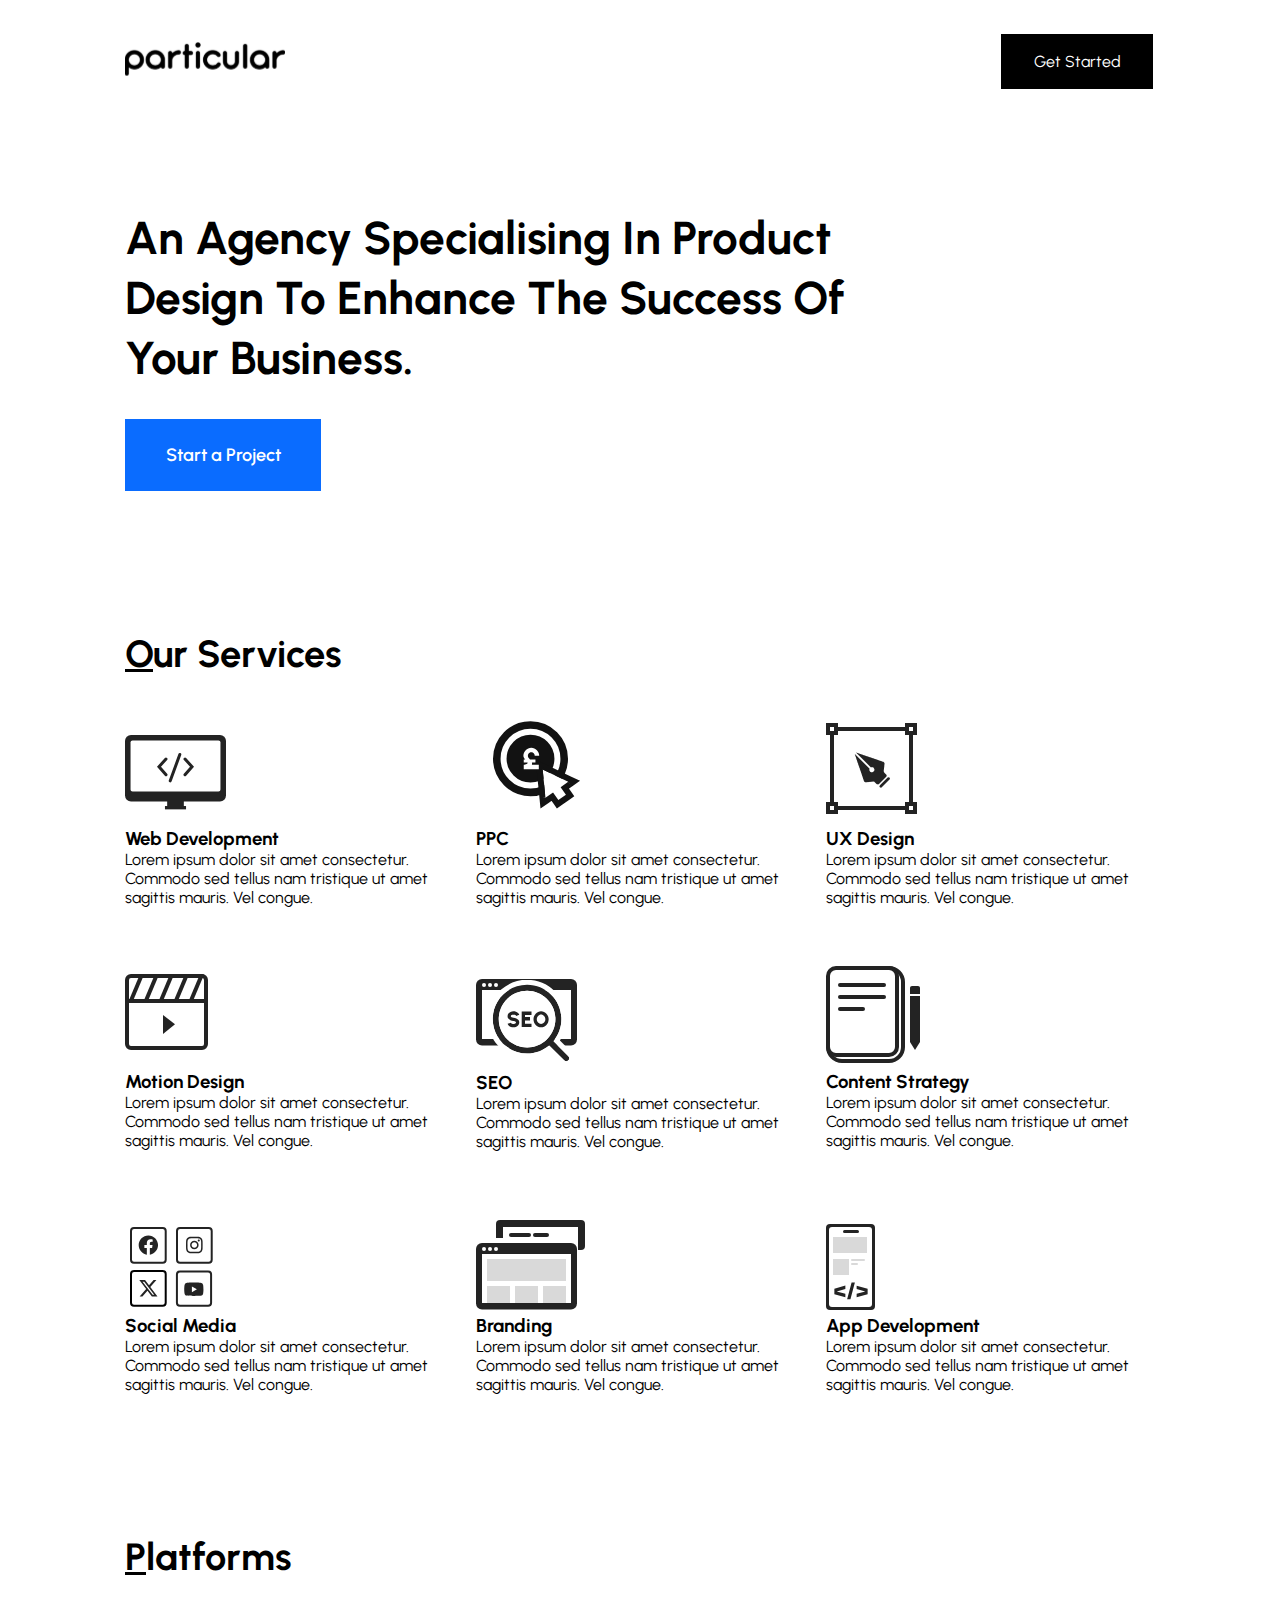
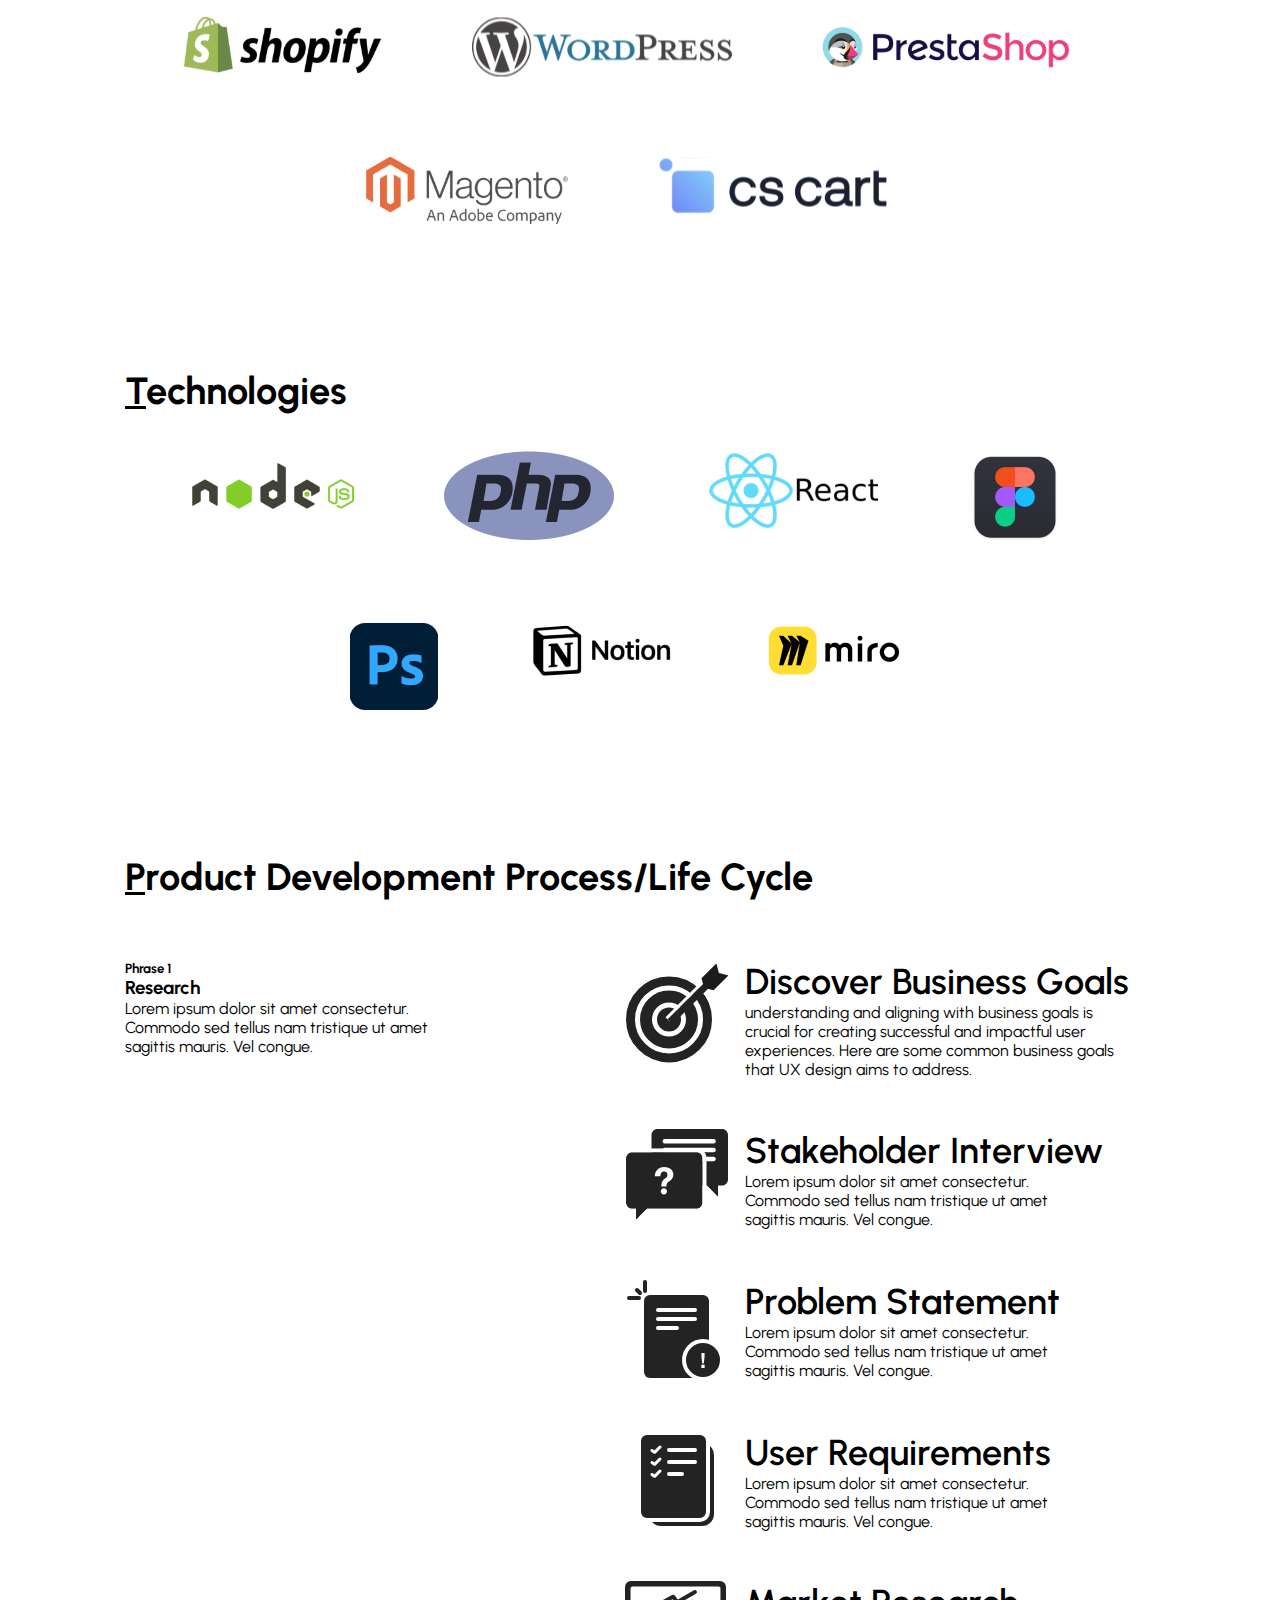
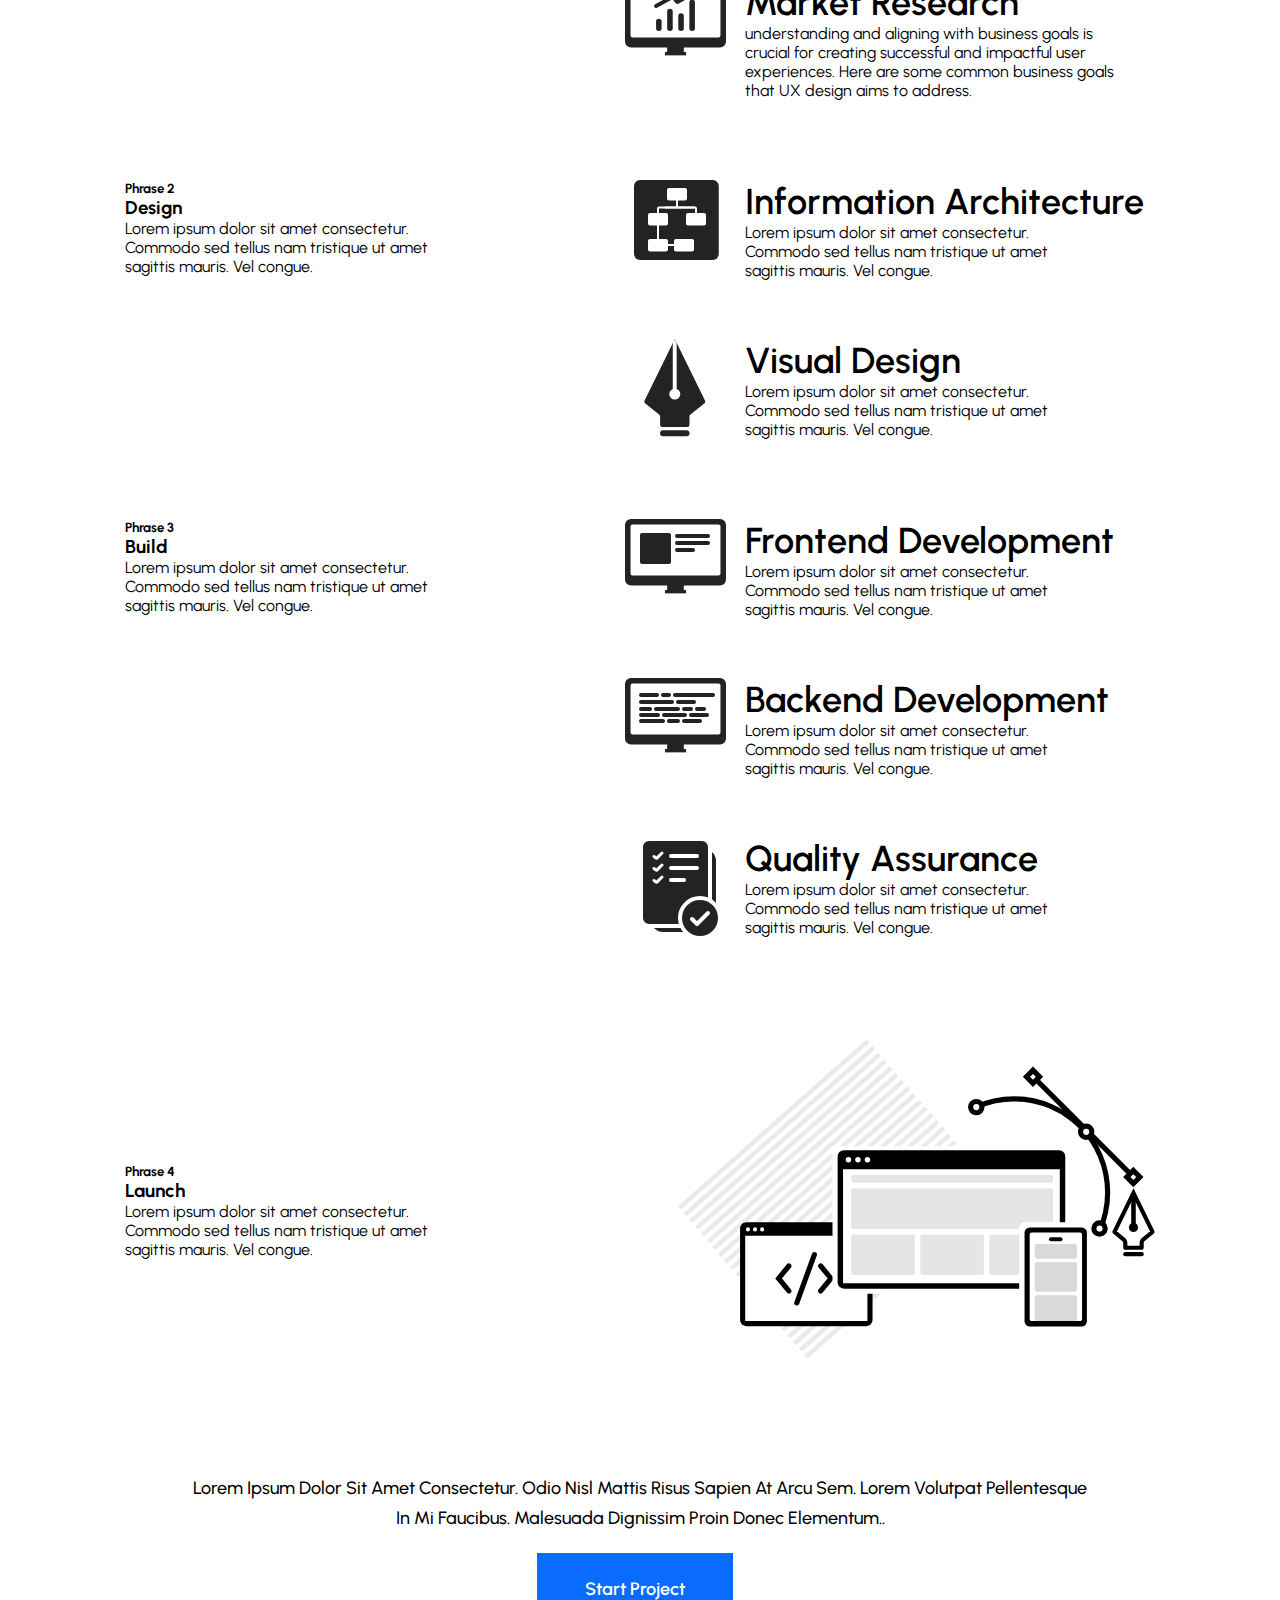
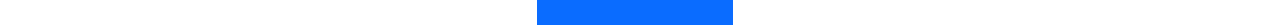
<file: index.html>
<!DOCTYPE html>
<html lang="en">
<head>
    <meta charset="UTF-8">
    <meta name="viewport" content="width=device-width, initial-scale=1.0">
    <title>Particular</title>
    <link rel="stylesheet" href="./assets/css/frontpage.css">
    <link rel="preconnect" href="https://fonts.googleapis.com">
    <link rel="preconnect" href="https://fonts.gstatic.com" crossorigin>
    <link href="https://fonts.googleapis.com/css2?family=Urbanist:ital,wght@0,300;0,400;0,500;0,600;0,700;1,300;1,400;1,500;1,600&display=swap" rel="stylesheet">
</head>
<body>
    <!-- header section start -->
    <header class="header-section">
        <div class="custom-container">
            <nav class="header-wrapper">
<div class="logo">
   <img src="./assets/images/brand-logo.svg" alt="site brand logo">
    </div>
        <div class="button-item">
            <a href="/contacts" class="button button1 header-button">Get Started</a>
        </div>
       </nav>
            </div>
        </div>
    </header>
    <!-- header section end -->

    <!-- banner section start -->
    <section class="banner-section">
        <div class="custom-container">
            <div class="banner-section-wrapper">
<div class="banner-content-box">
  <h1 class="banner-title">An agency specialising in product design to enhance the success of your business.</h1>
 <a href="/contacts" class="primary-button banner-button">Start a Project</a>
</div>
            </div>
        </div>
    </section>
<!-- banner section end -->
   
<!-- our service section start -->
<section class="services-section">
    <div class="custom-container">
        <div class="section-title-box">
    <h2 class="section-title">
        <U>O</U>ur Services
    </h2>
</div>
        <div class="services-main-wrapper">
            <!-- service item -->
            <div class="services-item">
                  <div class="service-icon">
                   <svg xmlns="http://www.w3.org/2000/svg" width="109" height="109" viewBox="0 0 109 109" fill="none" >
                <rect y="21" width="101" height="66.5934" rx="6" fill="#232323"/>
                <path d="M5.54956 28.5495C5.54956 27.4449 6.44499 26.5495 7.54956 26.5495H93.4507C94.5552 26.5495 95.4507 27.4449 95.4507 28.5495V75.6044C95.4507 76.709 94.5552 77.6044 93.4507 77.6044H7.54956C6.44499 77.6044 5.54956 76.709 5.54956 75.6044V28.5495Z" fill="white"/>
                <rect x="42.1758" y="85.3736" width="16.6484" height="7.76923" fill="#232323"/>
                <rect x="39.9561" y="92.033" width="21.0879" height="3.32967" fill="#232323"/>
                <path d="M41 45L34 52.7L41 60.75" stroke="#232323" stroke-width="3" stroke-linecap="round"/>
                <path d="M60 45L67 52.7L60 60.75" stroke="#232323" stroke-width="3" stroke-linecap="round"/>
                <path d="M54.8145 40.5252L45.2379 66.8366" stroke="#232323" stroke-width="3" stroke-linecap="round"/>
                </svg>
            </div>
            <div class="service-item-cont">
            <h3 class="service-item-title">Web Development</h3>
            <p class="service-item-desc">
              Lorem ipsum dolor sit amet consectetur.
            Commodo sed tellus nam tristique ut amet 
            sagittis mauris. Vel congue.
            </p>
           </div>
            </div>
            <!-- end -->
            <!-- service item -->
            <div class="services-item">
                  <div class="service-icon">
                    <img src="./assets/images/PPC.svg" alt="">
            </div>
            <div class="service-item-cont">
            <h3 class="service-item-title">PPC</h3>
            <p class="service-item-desc">
              Lorem ipsum dolor sit amet consectetur.
            Commodo sed tellus nam tristique ut amet 
            sagittis mauris. Vel congue.
            </p>
           </div>
            </div>
            <!-- end -->
            <!-- service item -->
            <div class="services-item">
                  <div class="service-icon">
                    <img src="./assets/images/UX DESIGN.png" alt="">
            </div>
            <div class="service-item-cont">
            <h3 class="service-item-title">UX Design</h3>
            <p class="service-item-desc">
              Lorem ipsum dolor sit amet consectetur.
            Commodo sed tellus nam tristique ut amet 
            sagittis mauris. Vel congue.
            </p>
           </div>
            </div>
            <!-- end -->
            <!-- service item -->
            <div class="services-item">
                  <div class="service-icon">
                    <img src="./assets/images/motion design.svg" alt="">
            </div>
            <div class="service-item-cont">
            <h3 class="service-item-title">Motion Design</h3>
            <p class="service-item-desc">
              Lorem ipsum dolor sit amet consectetur.
            Commodo sed tellus nam tristique ut amet 
            sagittis mauris. Vel congue.
            </p>
           </div>
            </div>
            <!-- end -->
            <!-- service item -->
            <div class="services-item">
                  <div class="service-icon">
                    <img src="./assets/images/SEO.svg" alt="">
            </div>
            <div class="service-item-cont">
            <h3 class="service-item-title">SEO</h3>
            <p class="service-item-desc">
              Lorem ipsum dolor sit amet consectetur.
            Commodo sed tellus nam tristique ut amet 
            sagittis mauris. Vel congue.
            </p>
           </div>
            </div>
            <!-- end -->
            <!-- service item -->
            <div class="services-item">
                  <div class="service-icon">
                    <img src="./assets/images/copywriting.svg" alt="">
            </div>
            <div class="service-item-cont">
            <h3 class="service-item-title">Content Strategy</h3>
            <p class="service-item-desc">
              Lorem ipsum dolor sit amet consectetur.
            Commodo sed tellus nam tristique ut amet 
            sagittis mauris. Vel congue.
            </p>
           </div>
            </div>
            <!-- end -->
            <!-- service item -->
            <div class="services-item">
                  <div class="service-icon">
                    <img src="./assets/images/Social Media.svg" alt="">
            </div>
            <div class="service-item-cont">
            <h3 class="service-item-title">Social Media</h3>
            <p class="service-item-desc">
              Lorem ipsum dolor sit amet consectetur.
            Commodo sed tellus nam tristique ut amet 
            sagittis mauris. Vel congue.
            </p>
           </div>
            </div>
            <!-- end -->
            <!-- service item -->
            <div class="services-item">
                  <div class="service-icon">
                    <img src="./assets/images/branding.svg" alt="">
            </div>
            <div class="service-item-cont">
            <h3 class="service-item-title">Branding</h3>
            <p class="service-item-desc">
              Lorem ipsum dolor sit amet consectetur.
            Commodo sed tellus nam tristique ut amet 
            sagittis mauris. Vel congue.
            </p>
           </div>
            </div>
            <!-- end -->
            <!-- service item -->
            <div class="services-item">
                  <div class="service-icon">
                    <img src="./assets/images/app-development.svg" alt="">
            </div>
            <div class="service-item-cont">
            <h3 class="service-item-title">App Development</h3>
            <p class="service-item-desc">
              Lorem ipsum dolor sit amet consectetur.
            Commodo sed tellus nam tristique ut amet 
            sagittis mauris. Vel congue.
            </p>
           </div>
            </div>
            <!-- end -->

        </div>
    </div>
</section>
<!-- our service section end -->

<!-- our platforms section start -->
<section class="our-platfoms-section">
<div class="custom-container">
    <div class="section-title-box">
    <h2 class="section-title">
        <U>P</U>latforms
    </h2>
</div>
    <div class="platforms-main-wrapper">
        <!-- ========= -->
        <div class="platforms-item">
            <img src="./assets/images/shopify.svg" alt="our services work platforms image">
        </div>
        <!-- ========= -->
         <div class="platforms-item">
            <img src="./assets/images/word press.svg" alt="our services work platforms image">
        </div>
        <!-- ========= -->
         <div class="platforms-item">
            <img src="./assets/images/prestashop.svg" alt="our services work platforms image">
        </div>
        <!-- ========= -->
         <div class="platforms-item">
            <img src="./assets/images/mag.svg" alt="our services work platforms image">
        </div>
        <!-- ========= -->
         <div class="platforms-item">
            <img src="./assets/images/cs.svg" alt="our services work platforms image">
        </div>
        <!-- ========= -->
    </div>
</div>
</section>
<!-- our platforms section end -->
<!-- our platforms section start -->
<section class="our-technology-section">
<div class="custom-container">
    <div class="section-title-box">
    <h2 class="section-title">
       <U>T</U>echnologies
    </h2>
</div>
    <div class="technology-main-wrapper">
        <!-- ========= -->
        <div class="technology-item">
            <img src="./assets/images/image 6.png"  alt="our services work technology image">
        </div>
        <!-- ========= -->
         <div class="technology-item">
            <img src="./assets/images/image 7.png"  alt="our services work technology image">
        </div>
        <!-- ========= -->
         <div class="technology-item">
            <img src="./assets/images/image 8.png"    alt="our services work technology image">
        </div>
        <!-- ========= -->
         <div class="technology-item">
             <img src="./assets/images/image 9.png" alt="our services work technology image">
        </div>
        <!-- ========= -->
         <div class="technology-item">
            <img src="./assets/images/image 10.png"  alt="our services work technology image">
        </div>
        <!-- ========= -->
         <div class="technology-item">
            <img src="./assets/images/image 11.png"  alt="our services work technology image">
        </div>
        <!-- ========= -->
         <div class="technology-item">
            <img src="./assets/images/image 12.png" alt="our services work technology image">
        </div>
        <!-- ========= -->
    </div>
</div>
</section>
<!-- our platforms section end -->
  <section class="development-process-section">
    <div class="custom-container">
          <div class="section-title-box">
    <h2 class="section-title">
        <U>P</U>roduct Development Process/Life Cycle
    </h2>
</div>
        <div class="development-process-wrapper">
            <!-- =-================= -->
            <div class="development-process-phach-item">
                <div class="process-item-left-cont">
                     <h5 class="process-item-subtitle">Phrase 1</h5>
                     <h3 class="process-item-title"> Research</h3>
                     <p class="process-item-desc">
                         Lorem ipsum dolor sit amet consectetur.<br>
    Commodo sed tellus nam tristique ut amet <br>
    sagittis mauris. Vel congue.
                     </p>
                </div>
                <div class="process-item-right-cont">
                    <!-- ================= -->
                    <div class="process-item-cards-item">
                            <div class="cards-item-icon">
                                 <img src="./assets/images/desk-icons.svg" alt="">
                            </div>
                               <div class="cards-item-info">
           <h4 class="cards-item-info-title">Discover Business Goals</h4>
            <p class="cards-item-info-desc">
                understanding and aligning with business goals is<BR>
                crucial for creating successful and impactful user <BR>
                experiences. Here are some common business goals <BR>
                that UX design aims to address.
            </p>

    </div>
                    </div>
                    <!-- =====end====== -->
                    <!-- ================= -->
                    <div class="process-item-cards-item">
                            <div class="cards-item-icon">
                                <img src="./assets/images/stake-holder interview.svg" alt="">
                            </div>
                               <div class="cards-item-info">
           <h4 class="cards-item-info-title">Stakeholder Interview</h4>
            <p class="cards-item-info-desc">
                Lorem ipsum dolor sit amet consectetur.<BR>
                    Commodo sed tellus nam tristique ut amet <BR>
                    sagittis mauris. Vel congue.
            </p>

    </div>
                    </div>
                    <!-- =====end====== -->
                    <!-- ================= -->
                    <div class="process-item-cards-item">
                            <div class="cards-item-icon">
                                <img src="./assets/images/problem-statement.svg" alt="">         </div>
                               <div class="cards-item-info">
           <h4 class="cards-item-info-title">Problem Statement</h4>
            <p class="cards-item-info-desc">
                Lorem ipsum dolor sit amet consectetur.<BR>
                    Commodo sed tellus nam tristique ut amet <BR>
                    sagittis mauris. Vel congue.
            </p>

    </div>
                    </div>
                    <!-- =====end====== -->
                    <!-- ================= -->
                    <div class="process-item-cards-item">
                            <div class="cards-item-icon">
                                <img src="./assets/images/user-requirements.svg" alt="">
                            </div>
                               <div class="cards-item-info">
           <h4 class="cards-item-info-title">User Requirements</h4>
            <p class="cards-item-info-desc">
                Lorem ipsum dolor sit amet consectetur.<BR>
                    Commodo sed tellus nam tristique ut amet <BR>
                    sagittis mauris. Vel congue.
            </p>

    </div>
                    </div>
                    <!-- =====end====== -->
                    <!-- ================= -->
                    <div class="process-item-cards-item">
                            <div class="cards-item-icon">
                                <img src="./assets/images/Market Research.svg" alt="">
                            </div>
                               <div class="cards-item-info">
           <h4 class="cards-item-info-title">Market Research</h4>
            <p class="cards-item-info-desc">
                understanding and aligning with business goals is<BR>
                crucial for creating successful and impactful user <BR>
                experiences. Here are some common business goals <BR>
                that UX design aims to address.
            </p>

    </div>
                    </div>
                    <!-- =====end====== -->
                </div>
            </div>
            <!-- ========end===== -->
            <div class="development-process-phach-item">
                <div class="process-item-left-cont">
                     <h5 class="process-item-subtitle">Phrase 2</h5>
                     <h3 class="process-item-title"> Design</h3>
                     <p class="process-item-desc">
                         Lorem ipsum dolor sit amet consectetur.<br>
    Commodo sed tellus nam tristique ut amet <br>
    sagittis mauris. Vel congue.
                     </p>
                </div>
                <div class="process-item-right-cont">
                    <!-- ================= -->
                    <div class="process-item-cards-item">
                            <div class="cards-item-icon">
                                <img src="./assets/images/information-architecture.svg" alt="">
                            </div>
                               <div class="cards-item-info">
           <h4 class="cards-item-info-title">Information Architecture</h4>
            <p class="cards-item-info-desc">
                Lorem ipsum dolor sit amet consectetur.<BR>
                    Commodo sed tellus nam tristique ut amet <BR>
                    sagittis mauris. Vel congue.
            </p>

    </div>
                    </div>
                    <!-- =====end====== -->
                    <!-- ================= -->
                    <div class="process-item-cards-item">
                            <div class="cards-item-icon">
                                <img src="./assets/images/Visual Design.svg" alt="">
                            </div>
                               <div class="cards-item-info">
           <h4 class="cards-item-info-title">Visual Design</h4>
            <p class="cards-item-info-desc">
                Lorem ipsum dolor sit amet consectetur.<BR>
                    Commodo sed tellus nam tristique ut amet <BR>
                    sagittis mauris. Vel congue.
            </p>

    </div>
                    </div>
                   
                    <!-- =====end====== -->
                </div>
            </div>
            <!-- ========end===== -->
            <div class="development-process-phach-item">
                <div class="process-item-left-cont">
                     <h5 class="process-item-subtitle">Phrase 3</h5>
                     <h3 class="process-item-title"> Build</h3>
                     <p class="process-item-desc">
                         Lorem ipsum dolor sit amet consectetur.<br>
    Commodo sed tellus nam tristique ut amet <br>
    sagittis mauris. Vel congue.
                     </p>
                </div>
                <div class="process-item-right-cont">
                    <!-- ================= -->
                    <div class="process-item-cards-item">
                            <div class="cards-item-icon">
                                <img src="./assets/images/frontend-development.svg" alt="">
                            </div>
                               <div class="cards-item-info">
           <h4 class="cards-item-info-title">Frontend Development</h4>
            <p class="cards-item-info-desc">
                Lorem ipsum dolor sit amet consectetur.<BR>
                    Commodo sed tellus nam tristique ut amet <BR>
                    sagittis mauris. Vel congue.
            </p>

    </div>
                    </div>
                    <!-- =====end====== -->
                    <!-- ================= -->
                    <div class="process-item-cards-item">
                            <div class="cards-item-icon">
                                <img src="./assets/images/backend-development.svg" alt="">
                            </div>
                               <div class="cards-item-info">
           <h4 class="cards-item-info-title">Backend Development</h4>
            <p class="cards-item-info-desc">
                Lorem ipsum dolor sit amet consectetur.<BR>
                    Commodo sed tellus nam tristique ut amet <BR>
                    sagittis mauris. Vel congue.
            </p>

    </div>
                    </div>
                    <!-- =====end====== -->
                    <!-- ================= -->
                    <div class="process-item-cards-item">
                            <div class="cards-item-icon">
                                <img src="./assets/images/quality-assurance.svg" alt="">
                            </div>
                               <div class="cards-item-info">
           <h4 class="cards-item-info-title">Quality Assurance</h4>
            <p class="cards-item-info-desc">
                Lorem ipsum dolor sit amet consectetur.<BR>
                    Commodo sed tellus nam tristique ut amet <BR>
                    sagittis mauris. Vel congue.
            </p>

    </div>
                    </div>
                    
                    <!-- =====end====== -->
                </div>
            </div>
            <!-- ========end===== -->
            <div class="development-process-phach-item phrase-4-item">
                <div class="process-item-left-cont">
                     <h5 class="process-item-subtitle">Phrase 4</h5>
                     <h3 class="process-item-title"> Launch</h3>
                     <p class="process-item-desc">
                         Lorem ipsum dolor sit amet consectetur.<br>
    Commodo sed tellus nam tristique ut amet <br>
    sagittis mauris. Vel congue.
                     </p>
                </div>
                <div class="process-item-right-cont">
                     <img src="./assets/images/illustration-launch.svg" alt="phrase item modal image">
                </div>
            </div>
            <!-- ========end===== -->
        </div>
    </div>
    

  </section>
  
    <section class="cta-section">
        <div class="section-box">
            <p class="last-section" style="margin-left:0% ; text-align: center; color: black; font-size: 18px; font-family: Urbanist; font-weight: 500; text-transform: capitalize; line-height: 30px; word-wrap: break-word">
                Lorem ipsum dolor sit amet consectetur. Odio nisl mattis risus sapien at arcu sem. Lorem volutpat pellentesque <br>in mi faucibus. Malesuada dignissim proin donec elementum..
            </p>
        <div class="custom-container">
            <div class="cta-wrapper" style="margin-left: 40%; margin-top: 2%;">
                <a href="/contacts" class="primary-button">Start Project</a>
            </div>
        </div>

        
    </section>




</body>  
 
</html>
</file>
<file: assets/css/frontpage.css>
/* @import url('https://fonts.googleapis.com/css2?family=Urbanist:wght@100&display=swap'); */

* {
  margin: 0;
  padding: 0;
  outline: 0;
  box-sizing: border-box;
}

body {
  font-family: 'Urbanist', sans-serif;
  overflow: hidden;
  overflow-y: scroll;
  background-color: #FFF;

}



.button {
  background-color: #000000;
  margin: 5px;
  border: none;
  color: white;
  padding: 6px 5px;
  text-align: center;
  text-decoration: none;
  display: inline-block;
  font-size: 16px;
  font-family: 'Urbanist', sans-serif;
  margin: 1px 2px;

}

.custom-container {
  max-width: 1090px;
  width: 100%;
  margin-left: auto;
  margin-right: auto;
  padding-left: 30px;
  padding-right: 30px;
}

@media screen and (max-width: 767px) {
  .custom-container {
    padding-left: 15px;
    padding-right: 15px;
  }
}

.button2 {

  position: absolute;
  top: 50%;
  left: 50%;
  transform: translate(-50%, -50%);
  text-decoration: none;
  color: var(--color-icons-white, #FFF);
  text-align: center;
  font-family: 'Urbanist', sans-serif;
  font-size: 18px;
  font-style: normal;
  font-weight: 800;
  line-height: normal;
  align-items: center;


}

.Contianer {
  display: flex;
  justify-content: flex-end;
  height: 5vh;
  margin-right: 35px;

}

.heading {
  font-size: 30px;
  font-weight: 700;
  font-weight: bolder;

}

.bb {
  background: #0A6CFF;
  border: none;
  width: 196px;
  height: 72px;
  flex-shrink: 0;
  color: #FFF;
  margin-top: 4%;
  font-size: 60%;

  /* border-radius: 8px; */

}

.title {
  color: black;
  font-size: 38px;
  font-family: 'Urbanist', sans-serif;
  font-weight: bolder;
  text-transform: capitalize;
  word-wrap: break-word;
  margin-top: 4%;
  margin-left: 20%;

}

.Members {
  display: flex;
  flex-wrap: wrap;
  justify-content: center;
  align-items: center;


}

.team-members {
  display: flex;
  /* display: inline-block; */
  vertical-align: middle;
  margin-top: -20px;
  /* right: 1000px;
    top: 1500px; */
}

.team-members2 {
  display: flex;
  flex-wrap: wrap;
  margin-left: 20px;
  /* display: inline-block; */
  vertical-align: middle;
  /* right: -350px;
    top: -25px; */
}



.team-members3 {
  vertical-align: middle;
  margin-left: 20px;
}

.brand {
  margin-top: -650px;
}

.title2 {
  color: black;
  font-size: 38px;
  font-family: 'Urbanist', sans-serif;
  font-weight: 700;
  text-transform: capitalize;
  margin-top: 50%;
  margin-left: 20%;
}


.img1 {
  display: flex;
  /* justify-content: center; */
  justify-content: space-around;
  margin-left: 18%;
  margin-top: 1%;
  width: 60%;
  height: 170px;
  flex-wrap: wrap;
  padding-top: 20px;
}

.title3 {
  color: black;
  font-size: 38px;
  font-family: 'Urbanist', sans-serif;
  font-weight: 700;
  text-transform: capitalize;
  margin-top: 10%;
  margin-left: 20%;
}

.img2 {
  display: flex;
  justify-content: center;
  justify-content: space-around;
  margin-left: 30%;
  margin-top: 4%;
  width: 45%;
  height: 190px;
  flex-wrap: wrap;



}

.img2 img {
  height: 100px;
  width: 80px;
  padding-right: 60px;
  margin-left: 10px;

}

.title4 {
  color: black;
  font-size: 38px;
  font-family: 'Urbanist', sans-serif;
  font-weight: 700;
  text-transform: capitalize;
  margin-top: 10%;
  margin-left: 20%;
}

#small {
  font-weight: 1000;
  text-transform: uppercase;
  margin-top: 2%;
  margin-left: 20%;
  font-size: 16px;
}

.title5 {
  font-weight: 700;
  text-transform: capitalize;
  margin-top: 1%;
  margin-left: 20%;
  font-size: 30px;
}

.passage {
  margin-top: -1%;
  margin-left: 20%;
  font-size: 18px;
  font-family: Urbanist;
  font-weight: 400;
  text-transform: capitalize;
  line-height: 26px;


}

.wrapper {
  margin: 200px auto;
  width: 70%;
  margin-top: -150px;
  margin-right: -400px;
}

.info {

  text-transform: capitalize;
  font-size: 16px;
}

.wrapper2 {
  margin: 200px auto;
  width: 70%;
  margin-top: -150px;
  margin-right: -400px;
}

.info2 {

  text-transform: capitalize;
  font-size: 16px;
  margin-left: 120px;
  margin-top: -150px;
  width: 600px;

}

.wrapper3 {
  margin: 200px auto;
  width: 70%;
  margin-top: -150px;
  margin-right: -400px;
}

.info3 {

  text-transform: capitalize;
  font-size: 16px;
  margin-left: 120px;
  margin-top: -150px;
  width: 600px;

}

.wrapper4 {
  margin: 200px auto;
  width: 70%;
  margin-top: -150px;
  margin-right: -400px;
}

.info4 {
  text-transform: capitalize;
  font-size: 16px;
  margin-left: 120px;
  margin-top: -150px;
  width: 600px;

}

.wrapper5 {
  margin: 200px auto;
  width: 70%;
  margin-top: -150px;
  margin-right: -400px;
}

.info5 {

  text-transform: capitalize;
  font-size: 16px;
  margin-left: 120px;
  margin-top: -150px;
  width: 600px;

}

#small1 {
  font-weight: 1000;
  text-transform: uppercase;
  margin-top: 2%;
  margin-left: 20%;
  font-size: 16px;
}

.title7 {
  font-weight: 700;
  text-transform: capitalize;
  margin-top: 1%;
  margin-left: 20%;
  font-size: 30px;
}

.passage1 {
  margin-top: -1%;
  margin-left: 20%;
  font-size: 18px;
  font-family: Urbanist;
  font-weight: 400;
  text-transform: capitalize;
  line-height: 26px;

}

.wrapper6 {
  margin: 200px auto;
  width: 70%;
  margin-top: -150px;
  margin-right: -400px;
}

.info6 {

  text-transform: capitalize;
  font-size: 16px;
  margin-left: 120px;
  margin-top: -150px;
  width: 600px;

}

.wrapper7 {
  margin: 200px auto;
  width: 70%;
  margin-top: -150px;
  margin-right: -400px;
}

.info7 {

  text-transform: capitalize;
  font-size: 16px;
  margin-left: 120px;
  margin-top: -150px;
  width: 600px;

}

#small2 {
  font-weight: 1000;
  text-transform: uppercase;
  margin-top: 2%;
  margin-left: 20%;
  font-size: 16px;
}

.title8 {
  font-weight: 700;
  text-transform: capitalize;
  margin-top: 1%;
  margin-left: 20%;
  font-size: 30px;
}

.passage2 {
  margin-top: -1%;
  margin-left: 20%;
  font-size: 18px;
  font-family: Urbanist;
  font-weight: 400;
  text-transform: capitalize;
  line-height: 26px;

}

.wrapper8 {
  margin: 200px auto;
  width: 70%;
  margin-top: -150px;
  margin-right: -400px;
}

.info8 {
  text-transform: capitalize;
  font-size: 16px;
  margin-left: 120px;
  margin-top: -150px;
  width: 600px;

}

.wrapper9 {
  margin: 200px auto;
  width: 70%;
  margin-top: -150px;
  margin-right: -400px;
}

.info9 {

  text-transform: capitalize;
  font-size: 16px;
  margin-left: 120px;
  margin-top: -150px;
  width: 600px;

}

.wrapper10 {
  margin: 200px auto;
  width: 70%;
  margin-top: -150px;
  margin-right: -400px;
}

.info10 {

  text-transform: capitalize;
  font-size: 16px;
  margin-left: 120px;
  margin-top: -150px;
  width: 600px;

}

.Phrases {
  width: 1200px;
  max-width: 100%;
  margin: 0 auto;
}

.phrase-content {
  width: 500px;
  max-width: 100%;
  margin: 0%;
  display: inline-block;
  vertical-align: middle;
}

.wrapper11 {
  display: inline-block;
  vertical-align: middle;
}

h4 {
  font-size: 36px;
  font-weight: 600;
  color: #000000;
  margin: 0%;
}

.subdued {
  font-size: 16px;
  font-weight: 900;
  color: #000000;
  text-transform: uppercase;
}

/* common css styles */
a,
button {
  text-decoration: none;
  outline: 0;
}

ul,
li,
ol {
  list-style: none;
}

.primary-button {
  background: #0A6CFF;
  height: 72px;
  width: 196px;
  color: #FFF;
  text-align: center;
  font-family: 'Urbanist', sans-serif;
  font-size: 18px;
  font-style: normal;
  font-weight: 600;
  line-height: normal;
  border: 0;
  display: flex;
  align-items: center;
  justify-content: center
}

.section-title-box {
  margin-bottom: 37px;
}

.section-title-box .section-title {
  color: #000;
  font-family: 'Urbanist', sans-serif;
  font-size: 38px;
  font-style: normal;
  font-weight: 700;
  line-height: normal;
  text-transform: capitalize;
}

/* heaser section styles */
.header-section {
  position: relative;
  padding-top: 33px;
}

@media screen and (max-width: 767px) {
  .header-section {
    padding-top: 20px;
  }
}

.header-wrapper {
  display: flex;
  justify-content: space-between;
  align-items: center;
}

.header-button {
  width: 152px;
  height: 55px;
  display: flex;
  align-items: center;
  justify-content: center
}

/* banner section  */
.banner-section {
  position: relative;
  padding-top: 118px;
  padding-bottom: 70px;
}

@media screen and (max-width: 767px) {
  .banner-section {
    padding-bottom: 40px;
  }
}

.banner-title {
  color: #000;
  font-family: Urbanist;
  font-size: 46px;
  font-style: normal;
  font-weight: 700;
  line-height: 60px;
  max-width: 759px;
  text-transform: capitalize;
}

.banner-button {
  margin-top: 31px;
}

/* services section */
.services-section {
  position: relative;
  padding-top: 70px;
  padding-bottom: 70px;
}

@media screen and (max-width: 767px) {
  .services-section {
    padding-top: 40px;
    padding-bottom: 40px;
  }
}

.services-main-wrapper {
  display: grid;
  grid-template-columns: 1fr 1fr 1fr;
  grid-column-gap: 22px;
  grid-row-gap: 50px;
}

@media screen and (max-width:767px) {
  .services-main-wrapper {
    grid-template-columns: 1fr 1fr;
    grid-column-gap: 22px;
    grid-row-gap: 50px;
  }
}

/* our platforms section */
.our-platfoms-section {
  position: relative;
  padding-top: 70px;
  padding-bottom: 70px;
}

@media screen and (max-width: 767px) {
  .our-platfoms-section {
    padding-top: 40px;
    padding-bottom: 40px;
  }
}

.platforms-main-wrapper {
  max-width: 900px;
  margin-left: 52px;
  margin-right: auto;
  width: 100%;
}

.platforms-main-wrapper {
  display: flex;
  flex-wrap: wrap;
  justify-content: center;
  column-gap: 90px;
  row-gap: 74px;
}

@media screen and (max-width:767px) {
  .platforms-main-wrapper {
    margin-left: auto;
  }

  .platforms-main-wrapper {
    display: flex;
    flex-wrap: wrap;
    justify-content: center;
    column-gap: 30px;
    row-gap: 45px;
  }
}

/* our technology section */
.our-technology-section {
  position: relative;
  padding-top: 70px;
  padding-bottom: 70px;
}

@media screen and (max-width: 767px) {
  .our-technology-section {
    padding-top: 40px;
    padding-bottom: 40px;
  }
}

.technology-main-wrapper {
  max-width: 900px;
  margin-left: 52px;
  margin-right: auto;
  width: 100%;
}

.technology-main-wrapper {
  display: flex;
  flex-wrap: wrap;
  justify-content: center;
  column-gap: 90px;
  row-gap: 74px;
}

@media screen and (max-width:767px) {
  .technology-main-wrapper {
    margin-left: auto;
  }

  .technology-main-wrapper {
    display: flex;
    flex-wrap: wrap;
    justify-content: center;
    column-gap: 30px;
    row-gap: 45px;
  }
}

/* development process section */
.development-process-section {
  position: relative;
  padding-top: 70px;
  padding-bottom: 80px;
}

@media screen and (max-width: 767px) {
  .development-process-section {
    padding-top: 40px;
    padding-bottom: 70px;
  }
}

.development-process-section .section-title-box {
  margin-bottom: 60px;
}

.development-process-phach-item {
  display: grid;
  align-items: flex-start;
  justify-content: space-between;
  gap: 89px;
  grid-template-columns: 410px 1fr;
}

.development-process-phach-item:not(:first-child) {
  padding-top: 80px;
}

.development-process-phach-item .process-item-right-cont {
  display: flex;
  flex-direction: column;
  gap: 50px;
}

.development-process-phach-item .process-item-right-cont .process-item-cards-item {
  display: flex;
  align-items: flex-start;
  gap: 19px;
}

.development-process-phach-item.phrase-4-item {
  align-items: center;
}

@media screen and (max-width:991px) {
  .development-process-phach-item {
    gap: 45px;
    grid-template-columns: 320px 1fr;
  }

  .development-process-phach-item .process-item-right-cont .process-item-cards-item {
    display: flex;
    flex-direction: column;
    gap: 19px;
  }
}

@media screen and (max-width:767px) {
  .development-process-phach-item .process-item-right-cont .process-item-cards-item {
    display: flex;
    flex-direction: column;
    gap: 19px;
  }

  .development-process-phach-item {
    display: flex;
    flex-direction: column;
    gap: 45px;
  }

  .development-process-phach-item {
    overflow: hidden;
  }

  .development-process-phach-item.phrase-4-item .process-item-right-cont img {
    width: 100%;
    object-fit: cover;
    height: auto;
  }

}
.cards-item-icon {
  width: 102px;
  display: flex;
  justify-content: center;
  align-items: center;
}
</file>
